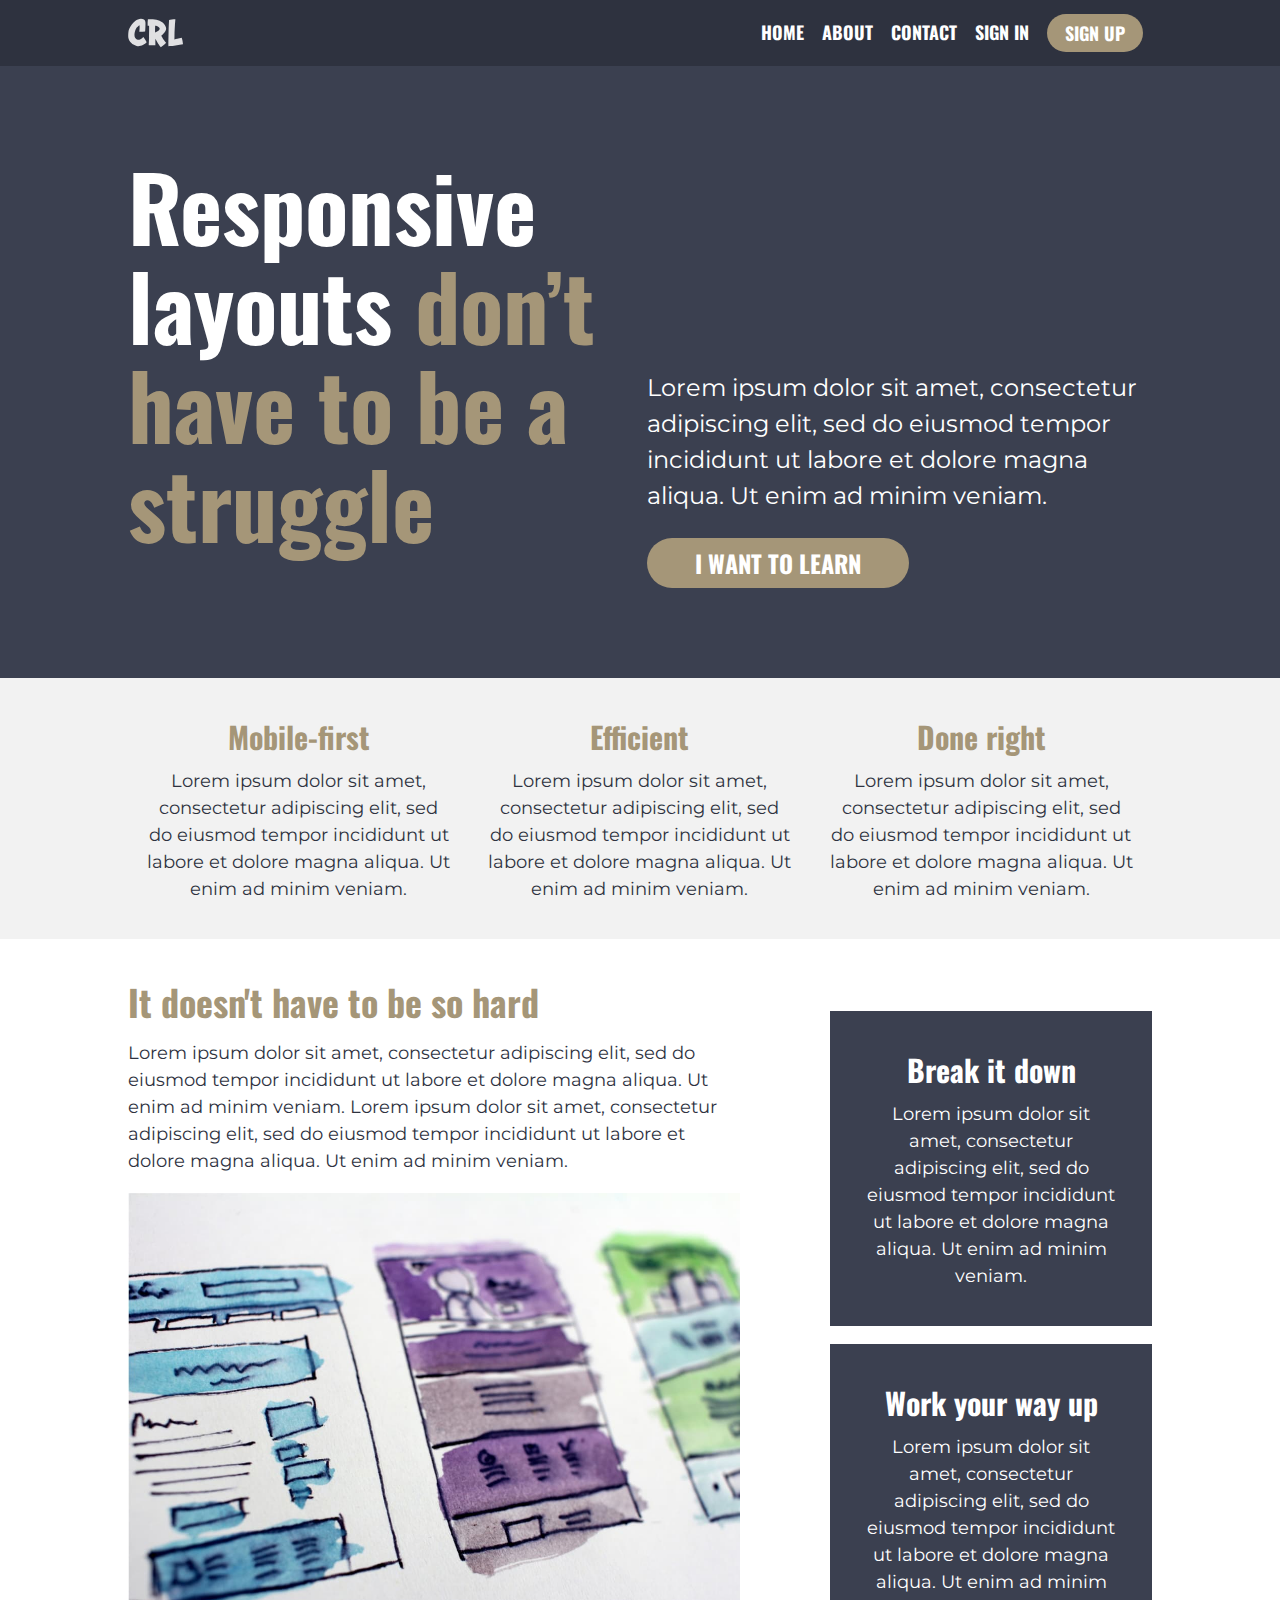
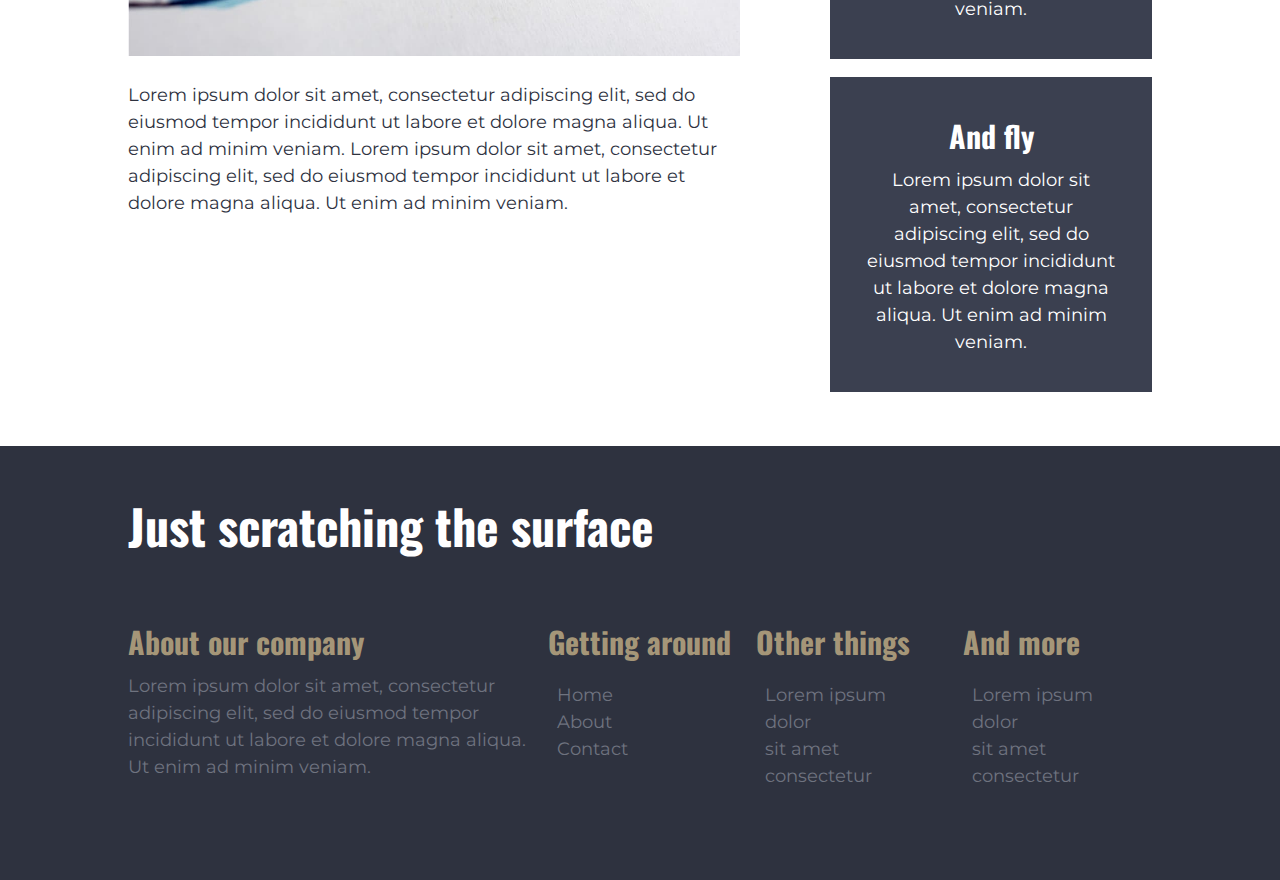
<file: index.html>
<!DOCTYPE html>
<html lang="en">
  <head>
    <meta charset="UTF-8" />
    <meta name="viewport" content="width=device-width, initial-scale=1.0" />
    <title>Conquering Responsive Layouts</title>
    <link rel="preconnect" href="https://fonts.googleapis.com" />
    <link rel="preconnect" href="https://fonts.gstatic.com" crossorigin />
    <link
      href="https://fonts.googleapis.com/css2?family=Montserrat&family=Oswald:wght@700&display=swap"
      rel="stylesheet"
    />
    <link rel="stylesheet" href="style.css" />
    <script src="main.js" defer></script>
  </head>
  <body>
    <header>
      <div class="container row">
        <button class="nav-toggle" aria-label="open navigation">
          <span class="hamburger"></span>
        </button>
        <a class="logo" href="#">
          <img src="img/logo.svg" alt="conquering responsive layouts" />
        </a>
        <nav class="nav">
          <ul class="nav__list nav__list--primary">
            <li class="nav__item"><a href="#" class="nav__link">Home</a></li>
            <li class="nav__item"><a href="#" class="nav__link">About</a></li>
            <li class="nav__item"><a href="#" class="nav__link">Contact</a></li>
          </ul>
          <ul class="nav__list nav__list--secondary">
            <li class="nav__item"><a href="#" class="nav__link">Sign In</a></li>
            <li class="nav__item">
              <a href="#" class="nav__link btn">Sign up</a>
            </li>
          </ul>
        </nav>
      </div>
    </header>

    <section class="hero">
      <div class="container row">
        <div class="hero__title">
          <h1>
            Responsive layouts
            <span class="hero__title--emphasis"
              >don’t have to be a struggle</span
            >
          </h1>
        </div>
        <div class="hero__content">
          <p>
            Lorem ipsum dolor sit amet, consectetur adipiscing elit, sed do
            eiusmod tempor incididunt ut labore et dolore magna aliqua. Ut enim
            ad minim veniam.
          </p>
          <a href="#" class="btn">I want to learn</a>
        </div>
      </div>
    </section>

    <main>
      <section class="intro-section">
        <div class="container row">
          <div class="intro-card">
            <h2 class="intro-card__title">Mobile-first</h2>
            <p class="intro-card__content">
              Lorem ipsum dolor sit amet, consectetur adipiscing elit, sed do
              eiusmod tempor incididunt ut labore et dolore magna aliqua. Ut
              enim ad minim veniam.
            </p>
          </div>

          <div class="intro-card">
            <h2 class="intro-card__title">Efficient</h2>
            <p class="intro-card__content">
              Lorem ipsum dolor sit amet, consectetur adipiscing elit, sed do
              eiusmod tempor incididunt ut labore et dolore magna aliqua. Ut
              enim ad minim veniam.
            </p>
          </div>

          <div class="intro-card">
            <h2 class="intro-card__title">Done right</h2>
            <p class="intro-card__content">
              Lorem ipsum dolor sit amet, consectetur adipiscing elit, sed do
              eiusmod tempor incididunt ut labore et dolore magna aliqua. Ut
              enim ad minim veniam.
            </p>
          </div>
        </div>
      </section>

      <section class="main-section">
        <div class="container row">
          <div class="main-section-content">
            <h2 class="main-section-content__title">
              It doesn't have to be so hard
            </h2>
            <p>
              Lorem ipsum dolor sit amet, consectetur adipiscing elit, sed do
              eiusmod tempor incididunt ut labore et dolore magna aliqua. Ut
              enim ad minim veniam. Lorem ipsum dolor sit amet, consectetur
              adipiscing elit, sed do eiusmod tempor incididunt ut labore et
              dolore magna aliqua. Ut enim ad minim veniam.
            </p>
            <img src="img/the-image.jpg" alt="" />
            <p>
              Lorem ipsum dolor sit amet, consectetur adipiscing elit, sed do
              eiusmod tempor incididunt ut labore et dolore magna aliqua. Ut
              enim ad minim veniam. Lorem ipsum dolor sit amet, consectetur
              adipiscing elit, sed do eiusmod tempor incididunt ut labore et
              dolore magna aliqua. Ut enim ad minim veniam.
            </p>
          </div>

          <aside class="sidebar">
            <div class="sidebar-card">
              <h2 class="sidebar-card__title">Break it down</h2>
              <p>
                Lorem ipsum dolor sit amet, consectetur adipiscing elit, sed do
                eiusmod tempor incididunt ut labore et dolore magna aliqua. Ut
                enim ad minim veniam.
              </p>
            </div>

            <div class="sidebar-card">
              <h2 class="sidebar-card__title">Work your way up</h2>
              <p>
                Lorem ipsum dolor sit amet, consectetur adipiscing elit, sed do
                eiusmod tempor incididunt ut labore et dolore magna aliqua. Ut
                enim ad minim veniam.
              </p>
            </div>

            <div class="sidebar-card">
              <h2 class="sidebar-card__title">And fly</h2>
              <p>
                Lorem ipsum dolor sit amet, consectetur adipiscing elit, sed do
                eiusmod tempor incididunt ut labore et dolore magna aliqua. Ut
                enim ad minim veniam.
              </p>
            </div>
          </aside>
        </div>
      </section>
    </main>

    <footer>
      <h1 class="container footer-title">Just scratching the surface</h1>
      <div class="container row">
        <div class="footer-about footer-card">
          <h2 class="footer-card__title">About our company</h2>
          <p class="footer-card__content">
            Lorem ipsum dolor sit amet, consectetur adipiscing elit, sed do
            eiusmod tempor incididunt ut labore et dolore magna aliqua. Ut enim
            ad minim veniam.
          </p>
        </div>
        <div class="footer-links row">
          <div class="footer-card">
            <h2 class="footer-card__title">Getting around</h2>
            <ul class="footer-card__list">
              <li class="nav__item">
                <a href="#" class="footer__link">Home</a>
              </li>
              <li class="nav__item">
                <a href="#" class="footer__link">About</a>
              </li>
              <li class="nav__item">
                <a href="#" class="footer__link">Contact</a>
              </li>
            </ul>
          </div>
          <div class="footer-card">
            <h2 class="footer-card__title">Other things</h2>
            <ul class="footer-card__list">
              <li class="nav__item">
                <a href="#" class="footer__link">Lorem ipsum</a>
              </li>
              <li class="nav__item">
                <a href="#" class="footer__link">dolor</a>
              </li>
              <li class="nav__item">
                <a href="#" class="footer__link">sit amet</a>
              </li>
              <li class="nav__item">
                <a href="#" class="footer__link">consectetur</a>
              </li>
            </ul>
          </div>
          <div class="footer-card">
            <h2 class="footer-card__title">And more</h2>
            <ul class="footer-card__list">
              <li class="nav__item">
                <a href="#" class="footer__link">Lorem ipsum</a>
              </li>
              <li class="nav__item">
                <a href="#" class="footer__link">dolor</a>
              </li>
              <li class="nav__item">
                <a href="#" class="footer__link">sit amet</a>
              </li>
              <li class="nav__item">
                <a href="#" class="footer__link">consectetur</a>
              </li>
            </ul>
          </div>
        </div>
      </div>
    </footer>
  </body>
</html>
</file>
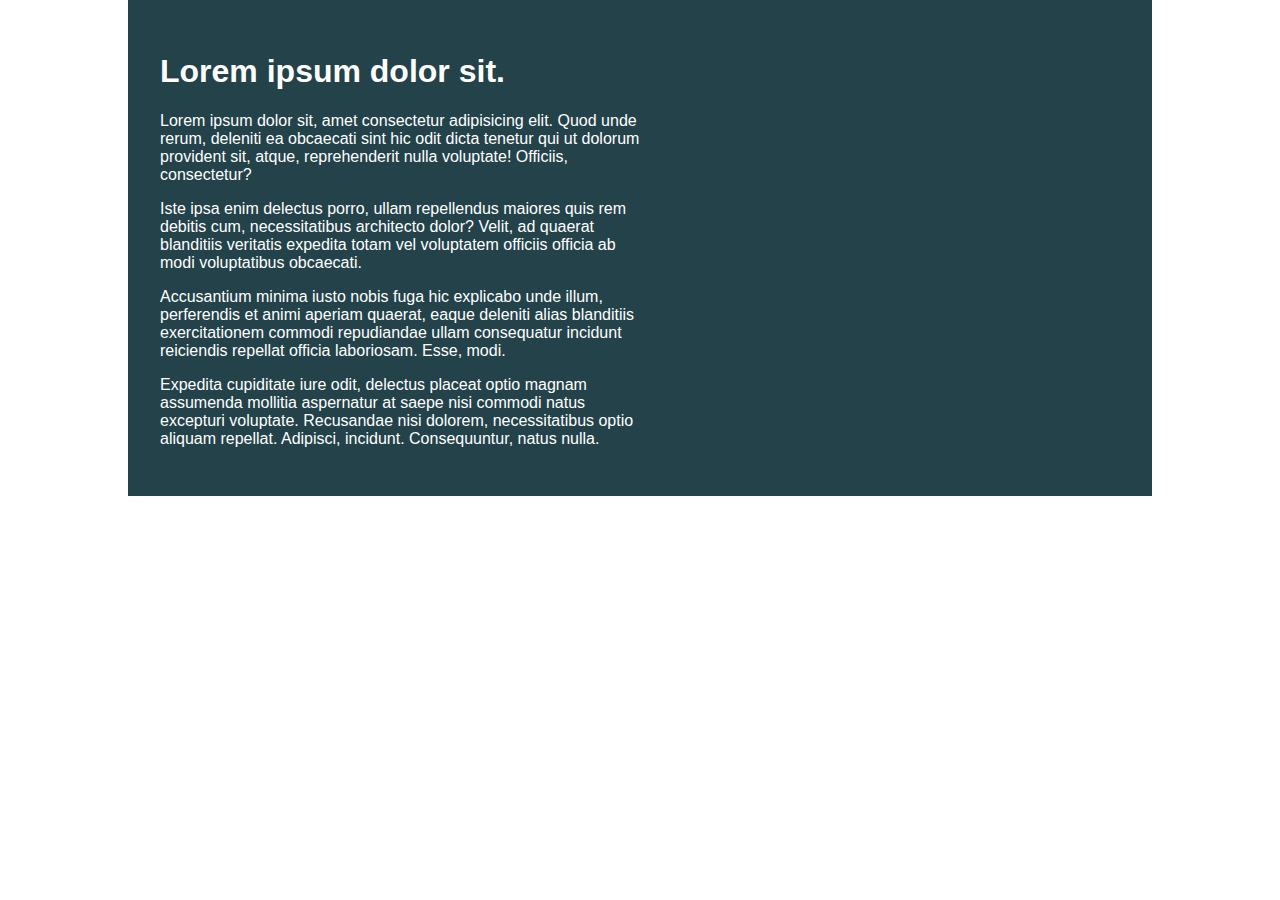
<file: challenge01/index.html>
<!DOCTYPE html>
<html lang="en">

<head>
    <meta charset="UTF-8">
    <meta name="viewport" content="width=device-width, initial-scale=1.0">
    <title>Day 01</title>

    <link rel="stylesheet" href="style.css">
</head>

<body>
    <div class="container">
        <div class="intro-content">
            <h1>Lorem ipsum dolor sit.</h1>
            <p>Lorem ipsum dolor sit, amet consectetur adipisicing elit. Quod unde rerum, deleniti ea obcaecati sint hic
                odit dicta tenetur qui ut dolorum provident sit, atque, reprehenderit nulla voluptate! Officiis,
                consectetur?</p>
            <p>Iste ipsa enim delectus porro, ullam repellendus maiores quis rem debitis cum, necessitatibus architecto
                dolor? Velit, ad quaerat blanditiis veritatis expedita totam vel voluptatem officiis officia ab modi
                voluptatibus obcaecati.</p>
            <p>Accusantium minima iusto nobis fuga hic explicabo unde illum, perferendis et animi aperiam quaerat, eaque
                deleniti alias blanditiis exercitationem commodi repudiandae ullam consequatur incidunt reiciendis
                repellat officia laboriosam. Esse, modi.</p>
            <p>Expedita cupiditate iure odit, delectus placeat optio magnam assumenda mollitia aspernatur at saepe nisi
                commodi natus excepturi voluptate. Recusandae nisi dolorem, necessitatibus optio aliquam repellat.
                Adipisci, incidunt. Consequuntur, natus nulla.</p>
        </div>
    </div>
</body>

</html>
</file>
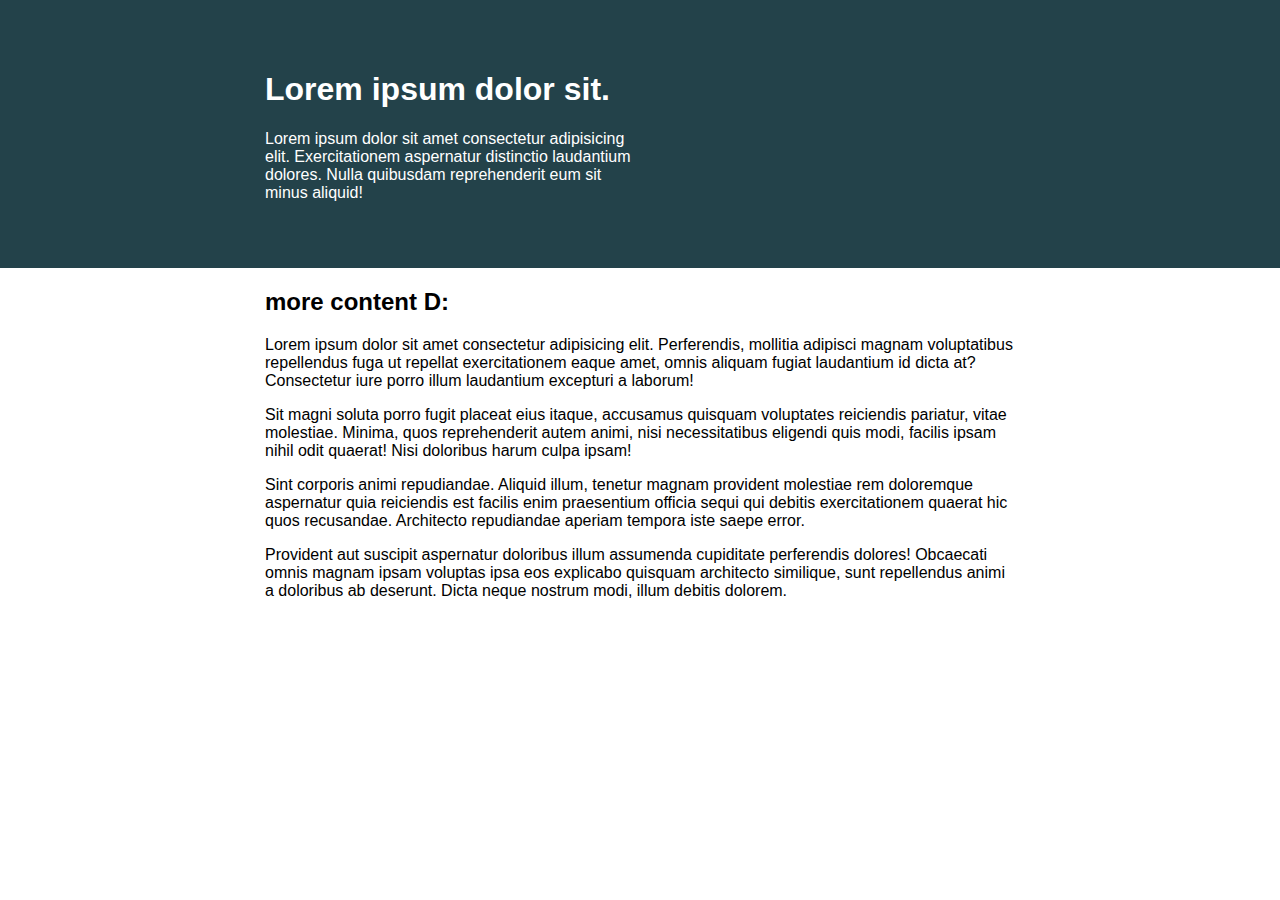
<file: challenge02/index.html>
<!DOCTYPE html>
<html lang="en">
  <head>
    <meta charset="UTF-8" />
    <meta name="viewport" content="width=device-width, initial-scale=1.0" />
    <title>Day 01</title>

    <link rel="stylesheet" href="style.css" />
  </head>
  <body>
    <div class="intro">
      <div class="container">
        <div class="intro-content">
          <h1>Lorem ipsum dolor sit.</h1>
          <p>
            Lorem ipsum dolor sit amet consectetur adipisicing elit.
            Exercitationem aspernatur distinctio laudantium dolores. Nulla
            quibusdam reprehenderit eum sit minus aliquid!
          </p>
        </div>
      </div>
    </div>

    <div class="container">
      <h2>more content D:</h2>
      <p>
        Lorem ipsum dolor sit amet consectetur adipisicing elit. Perferendis,
        mollitia adipisci magnam voluptatibus repellendus fuga ut repellat
        exercitationem eaque amet, omnis aliquam fugiat laudantium id dicta at?
        Consectetur iure porro illum laudantium excepturi a laborum!
      </p>
      <p>
        Sit magni soluta porro fugit placeat eius itaque, accusamus quisquam
        voluptates reiciendis pariatur, vitae molestiae. Minima, quos
        reprehenderit autem animi, nisi necessitatibus eligendi quis modi,
        facilis ipsam nihil odit quaerat! Nisi doloribus harum culpa ipsam!
      </p>
      <p>
        Sint corporis animi repudiandae. Aliquid illum, tenetur magnam provident
        molestiae rem doloremque aspernatur quia reiciendis est facilis enim
        praesentium officia sequi qui debitis exercitationem quaerat hic quos
        recusandae. Architecto repudiandae aperiam tempora iste saepe error.
      </p>
      <p>
        Provident aut suscipit aspernatur doloribus illum assumenda cupiditate
        perferendis dolores! Obcaecati omnis magnam ipsam voluptas ipsa eos
        explicabo quisquam architecto similique, sunt repellendus animi a
        doloribus ab deserunt. Dicta neque nostrum modi, illum debitis dolorem.
      </p>
    </div>
  </body>
</html>
</file>
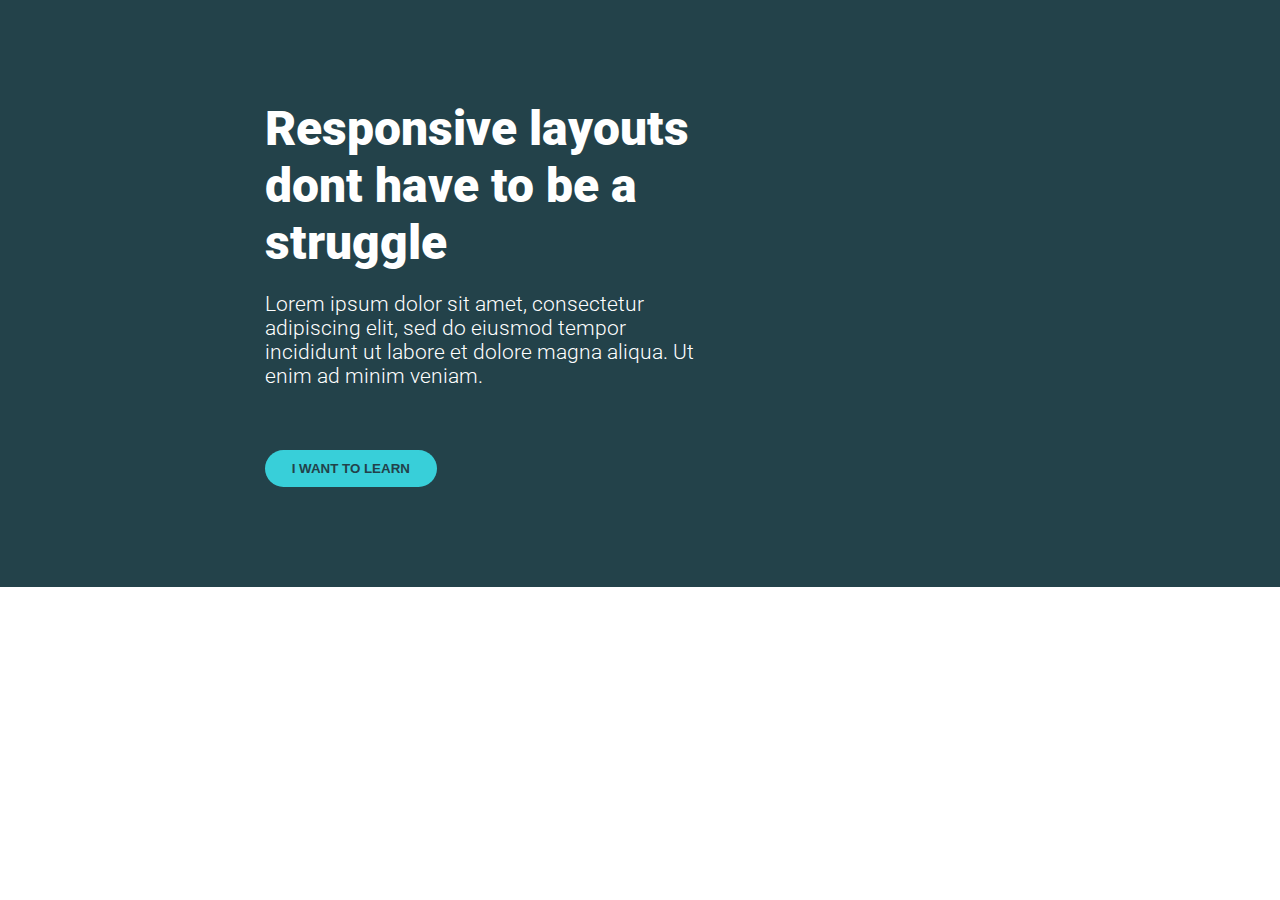
<file: challenge03/index.html>
<!DOCTYPE html>
<html lang="en">
  <head>
    <meta charset="UTF-8" />
    <meta name="viewport" content="width=device-width, initial-scale=1.0" />
    <title>KP Challenge 03</title>
    <link rel="stylesheet" href="style.css" />
  </head>
  <body>
    <div class="hero">
      <div class="container">
        <div class="hero-text">
          <h1>Responsive layouts dont have to be a struggle</h1>
          <p>
            Lorem ipsum dolor sit amet, consectetur adipiscing elit, sed do
            eiusmod tempor incididunt ut labore et dolore magna aliqua. Ut enim ad
            minim veniam.
          </p>
          <button class="btn">I want to learn</button>
        </div>
      </div>
    </div>
  </body>
</html>
</file>
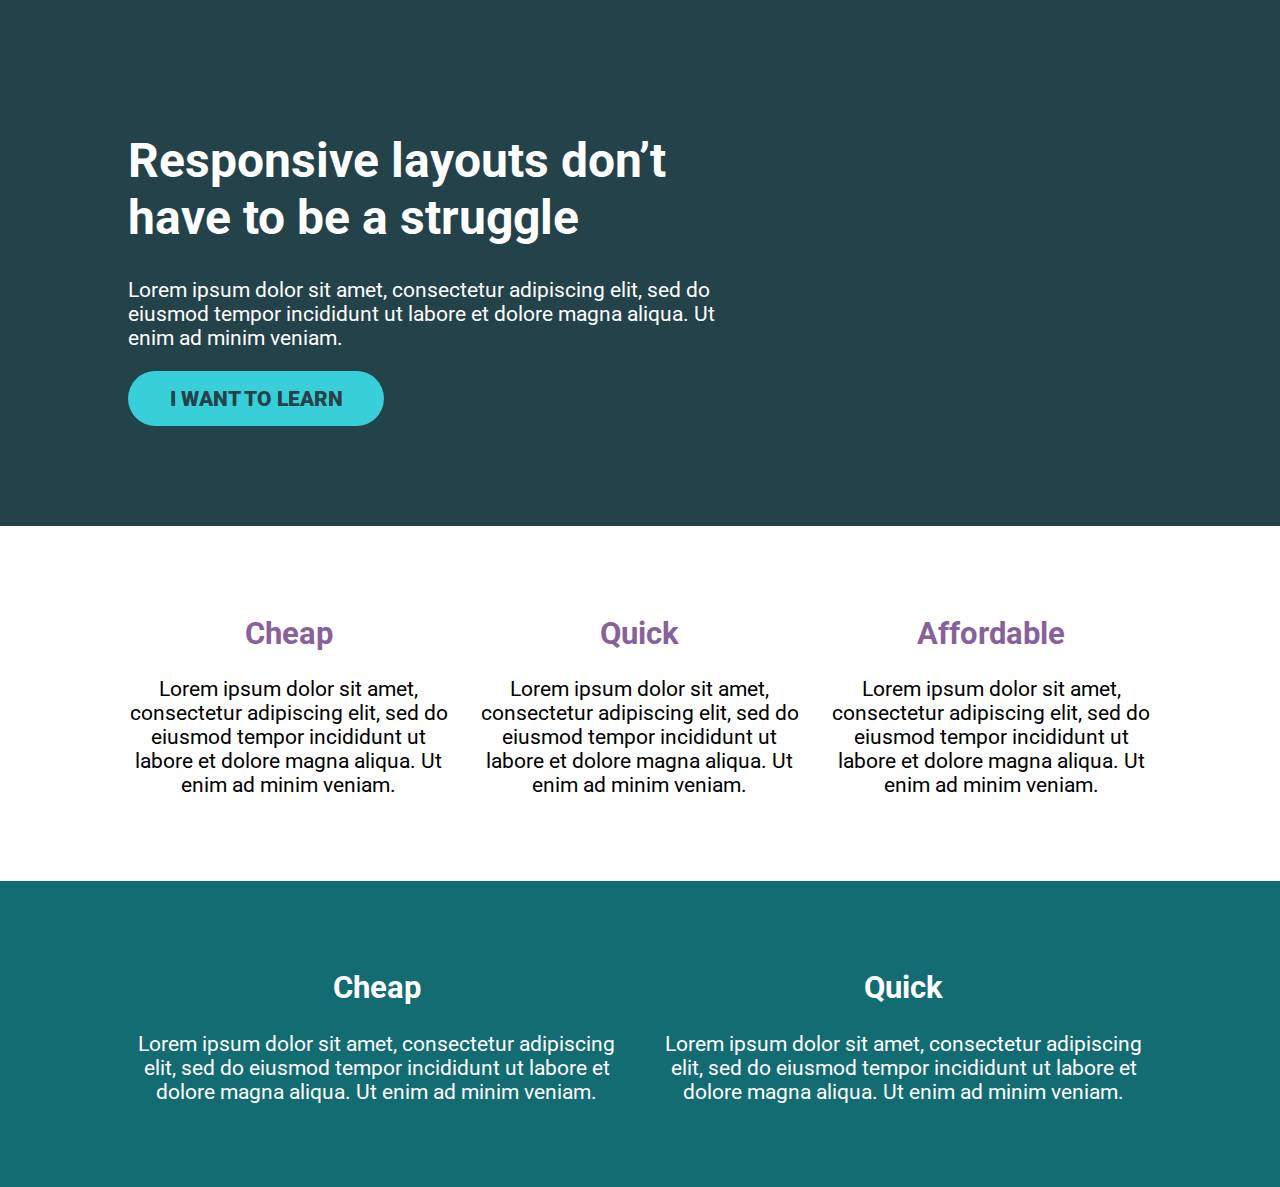
<file: flexbox_challenge_01/index.html>
<!DOCTYPE html>
<html lang="en">
  <head>
    <meta charset="UTF-8" />
    <meta name="viewport" content="width=device-width, initial-scale=1.0" />
    <title>Challenge time!</title>
    <link
      href="https://fonts.googleapis.com/css2?family=Roboto:wght@400;900&display=swap"
      rel="stylesheet"
    />
    <link rel="stylesheet" href="style.css" />
  </head>
  <body>
    <div class="hero">
      <div class="container">
        <div class="hero__text">
          <h1>Responsive layouts don’t have to be a struggle</h1>
          <p>
            Lorem ipsum dolor sit amet, consectetur adipiscing elit, sed do
            eiusmod tempor incididunt ut labore et dolore magna aliqua. Ut enim
            ad minim veniam.
          </p>
          <a href="#" class="btn">I want to learn</a>
        </div>
      </div>
    </div>
    <div class="mid">
      <div class="container row">
        <div class="col">
          <h2 class="mid__title">Cheap</h2>
          <p>
            Lorem ipsum dolor sit amet, consectetur adipiscing elit, sed do
            eiusmod tempor incididunt ut labore et dolore magna aliqua. Ut enim
            ad minim veniam.
          </p>
        </div>
        <div class="col">
          <h2 class="mid__title">Quick</h2>
          <p>
            Lorem ipsum dolor sit amet, consectetur adipiscing elit, sed do
            eiusmod tempor incididunt ut labore et dolore magna aliqua. Ut enim
            ad minim veniam.
          </p>
        </div>
        <div class="col">
          <h2 class="mid__title">Affordable</h2>
          <p>
            Lorem ipsum dolor sit amet, consectetur adipiscing elit, sed do
            eiusmod tempor incididunt ut labore et dolore magna aliqua. Ut enim
            ad minim veniam.
          </p>
        </div>
      </div>
    </div>

    <div class="bottom">
      <div class="container row">
        <div class="col">
          <h2>Cheap</h2>
          <p>
            Lorem ipsum dolor sit amet, consectetur adipiscing elit, sed do
            eiusmod tempor incididunt ut labore et dolore magna aliqua. Ut enim
            ad minim veniam.
          </p>
        </div>
        <div class="col">
          <h2>Quick</h2>
          <p>
            Lorem ipsum dolor sit amet, consectetur adipiscing elit, sed do
            eiusmod tempor incididunt ut labore et dolore magna aliqua. Ut enim
            ad minim veniam.
          </p>
        </div>
      </div>
    </div>
  </body>
</html>
</file>
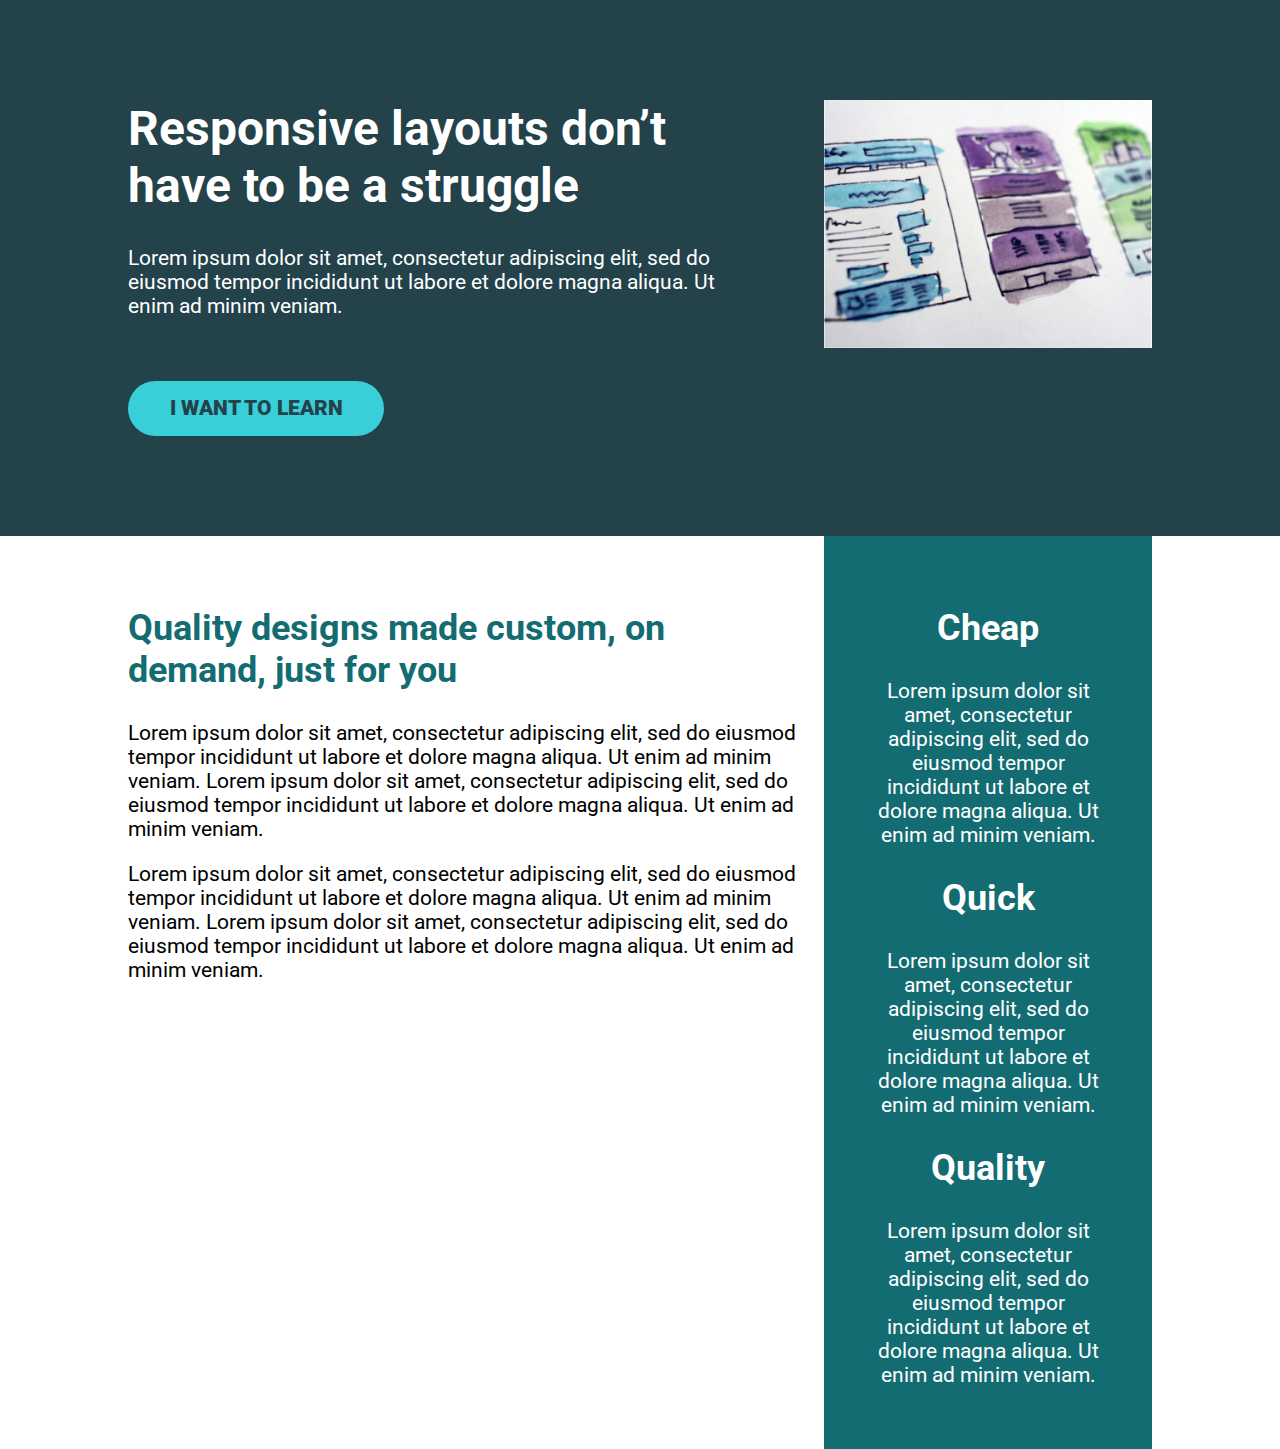
<file: flexbox_challenge_02/index.html>
<!DOCTYPE html>
<html lang="en">
  <head>
    <meta charset="UTF-8" />
    <meta name="viewport" content="width=device-width, initial-scale=1.0" />
    <title>Conquering Responsive Layouts</title>
    <link
      href="https://fonts.googleapis.com/css2?family=Roboto:wght@400;900&display=swap"
      rel="stylesheet"
    />
    <link rel="stylesheet" href="style.css" />
  </head>
  <body>
    <div class="hero">
      <div class="container row">
        <div class="hero__text">
          <h1>Responsive layouts don’t have to be a struggle</h1>
          <p>
            Lorem ipsum dolor sit amet, consectetur adipiscing elit, sed do
            eiusmod tempor incididunt ut labore et dolore magna aliqua. Ut enim
            ad minim veniam.
          </p>
          <a href="#" class="btn">I want to learn</a>
        </div>
        <img class="hero__img" src="img/hero-img.jpg" alt="website designs" />
      </div>
    </div>

    <main class="main">
      <div class="container row">
        <section class="primary-content">
          <h2 class="section-title">
            Quality designs made custom, on demand, just for you
          </h2>
          <p>
            Lorem ipsum dolor sit amet, consectetur adipiscing elit, sed do
            eiusmod tempor incididunt ut labore et dolore magna aliqua. Ut enim
            ad minim veniam. Lorem ipsum dolor sit amet, consectetur adipiscing
            elit, sed do eiusmod tempor incididunt ut labore et dolore magna
            aliqua. Ut enim ad minim veniam.
          </p>
          <p>
            Lorem ipsum dolor sit amet, consectetur adipiscing elit, sed do
            eiusmod tempor incididunt ut labore et dolore magna aliqua. Ut enim
            ad minim veniam. Lorem ipsum dolor sit amet, consectetur adipiscing
            elit, sed do eiusmod tempor incididunt ut labore et dolore magna
            aliqua. Ut enim ad minim veniam.
          </p>
        </section>
        <aside class="sidebar">
          <h2 class="sidebar-title">Cheap</h2>
          <p>
            Lorem ipsum dolor sit amet, consectetur adipiscing elit, sed do
            eiusmod tempor incididunt ut labore et dolore magna aliqua. Ut enim
            ad minim veniam.
          </p>
          <h2 class="sidebar-title">Quick</h2>
          <p>
            Lorem ipsum dolor sit amet, consectetur adipiscing elit, sed do
            eiusmod tempor incididunt ut labore et dolore magna aliqua. Ut enim
            ad minim veniam.
          </p>
          <h2 class="sidebar-title">Quality</h2>
          <p>
            Lorem ipsum dolor sit amet, consectetur adipiscing elit, sed do
            eiusmod tempor incididunt ut labore et dolore magna aliqua. Ut enim
            ad minim veniam.
          </p>
        </aside>
      </div>
    </main>
  </body>
</html>
</file>
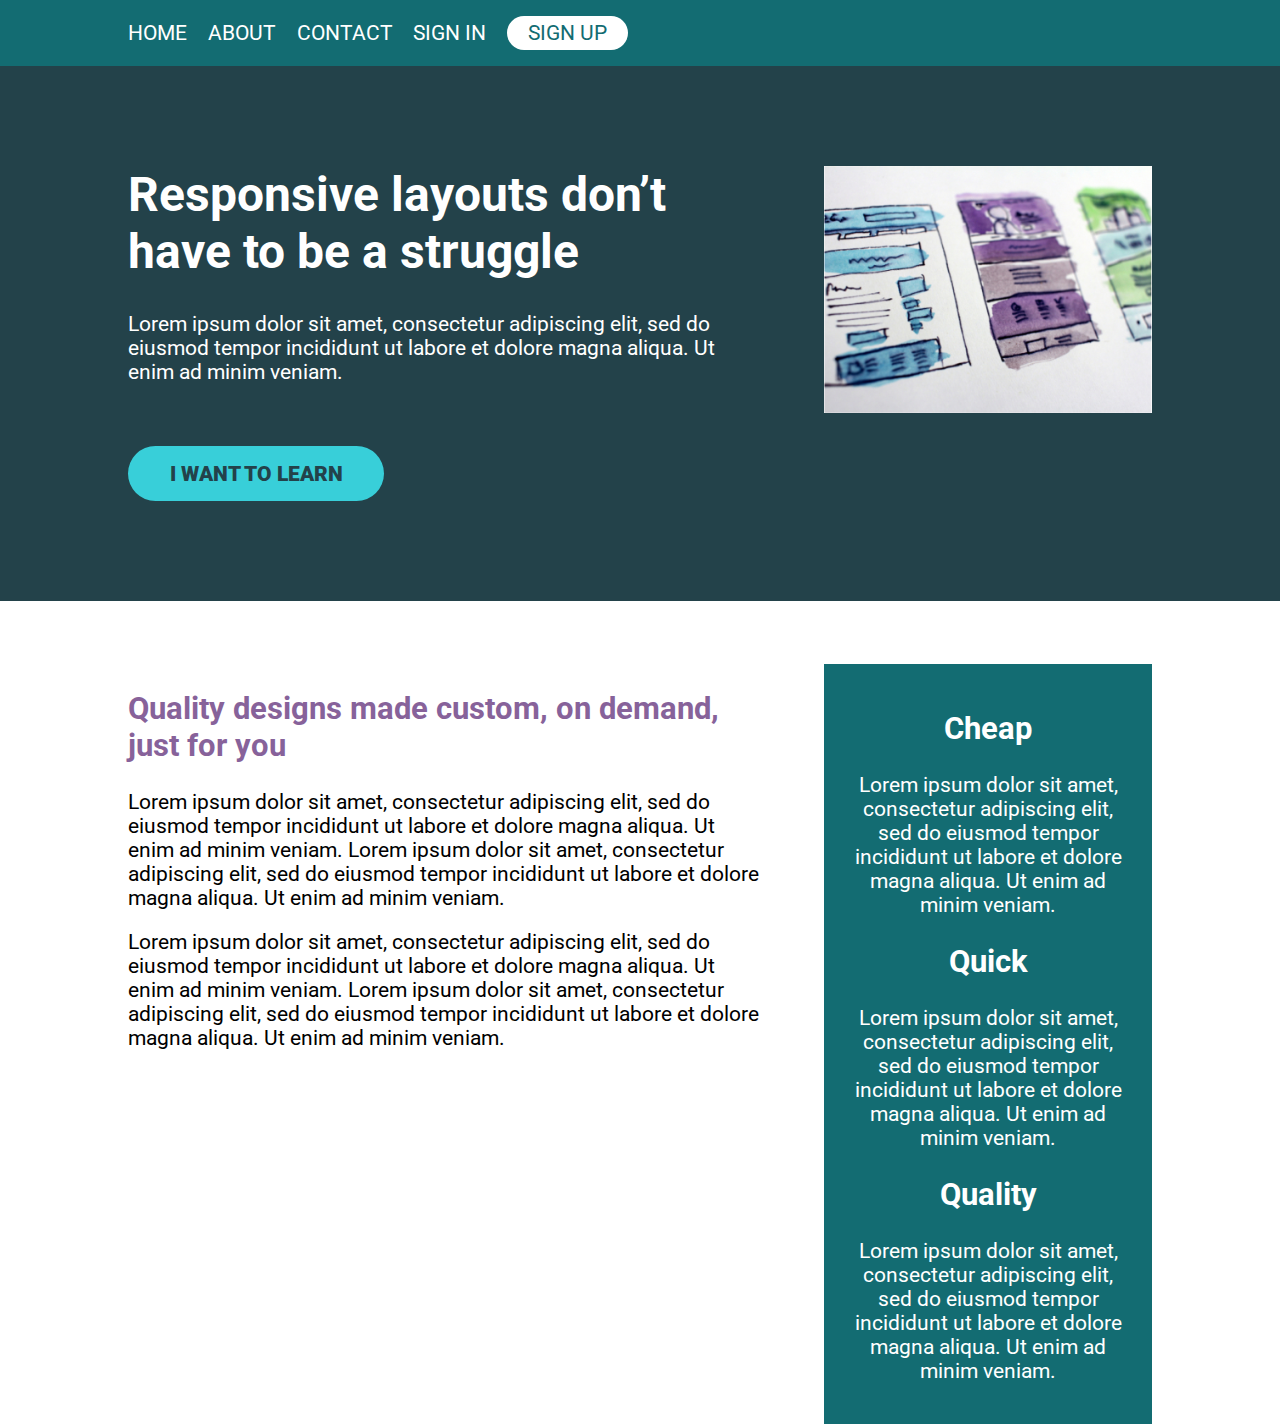
<file: flexbox_challenge_03/index.html>
<!DOCTYPE html>
<html lang="en">
  <head>
    <meta charset="UTF-8" />
    <meta name="viewport" content="width=device-width, initial-scale=1.0" />
    <title>Conquering Responsive Layouts</title>
    <link
      href="https://fonts.googleapis.com/css2?family=Roboto:wght@400;900&display=swap"
      rel="stylesheet"
    />
    <link rel="stylesheet" href="style.css" />
  </head>
  <body>
    <header>
      <nav class="nav container">
        <ul class="nav__list">
          <li class="nav__item"><a href="#" class="nav__link">Home</a></li>
          <li class="nav__item"><a href="#" class="nav__link">About</a></li>
          <li class="nav__item"><a href="#" class="nav__link">Contact</a></li>
          <li class="nav__item"><a href="#" class="nav__link">Sign In</a></li>
          <li class="nav__item">
            <a href="#" class="nav__link nav__link--button">Sign up</a>
          </li>
        </ul>
      </nav>
    </header>

    <section class="hero">
      <div class="container row">
        <div class="hero__text">
          <h1>Responsive layouts don’t have to be a struggle</h1>
          <p>
            Lorem ipsum dolor sit amet, consectetur adipiscing elit, sed do
            eiusmod tempor incididunt ut labore et dolore magna aliqua. Ut enim
            ad minim veniam.
          </p>
          <a href="#" class="btn">I want to learn</a>
        </div>
        <img
          src="img/hero-img.jpg"
          alt="UX design sketches"
          class="hero__img"
        />
      </div>
    </section>

    <main class="main container row">
      <section class="primary-content">
        <h2 class="section-title">
          Quality designs made custom, on demand, just for you
        </h2>
        <p>
          Lorem ipsum dolor sit amet, consectetur adipiscing elit, sed do
          eiusmod tempor incididunt ut labore et dolore magna aliqua. Ut enim ad
          minim veniam. Lorem ipsum dolor sit amet, consectetur adipiscing elit,
          sed do eiusmod tempor incididunt ut labore et dolore magna aliqua. Ut
          enim ad minim veniam.
        </p>
        <p>
          Lorem ipsum dolor sit amet, consectetur adipiscing elit, sed do
          eiusmod tempor incididunt ut labore et dolore magna aliqua. Ut enim ad
          minim veniam. Lorem ipsum dolor sit amet, consectetur adipiscing elit,
          sed do eiusmod tempor incididunt ut labore et dolore magna aliqua. Ut
          enim ad minim veniam.
        </p>
      </section>
      <aside class="sidebar">
        <h2 class="sidebar-title">Cheap</h2>
        <p>
          Lorem ipsum dolor sit amet, consectetur adipiscing elit, sed do
          eiusmod tempor incididunt ut labore et dolore magna aliqua. Ut enim ad
          minim veniam.
        </p>

        <h2 class="sidebar-title">Quick</h2>
        <p>
          Lorem ipsum dolor sit amet, consectetur adipiscing elit, sed do
          eiusmod tempor incididunt ut labore et dolore magna aliqua. Ut enim ad
          minim veniam.
        </p>

        <h2 class="sidebar-title">Quality</h2>
        <p>
          Lorem ipsum dolor sit amet, consectetur adipiscing elit, sed do
          eiusmod tempor incididunt ut labore et dolore magna aliqua. Ut enim ad
          minim veniam.
        </p>
      </aside>
    </main>
  </body>
</html>
</file>
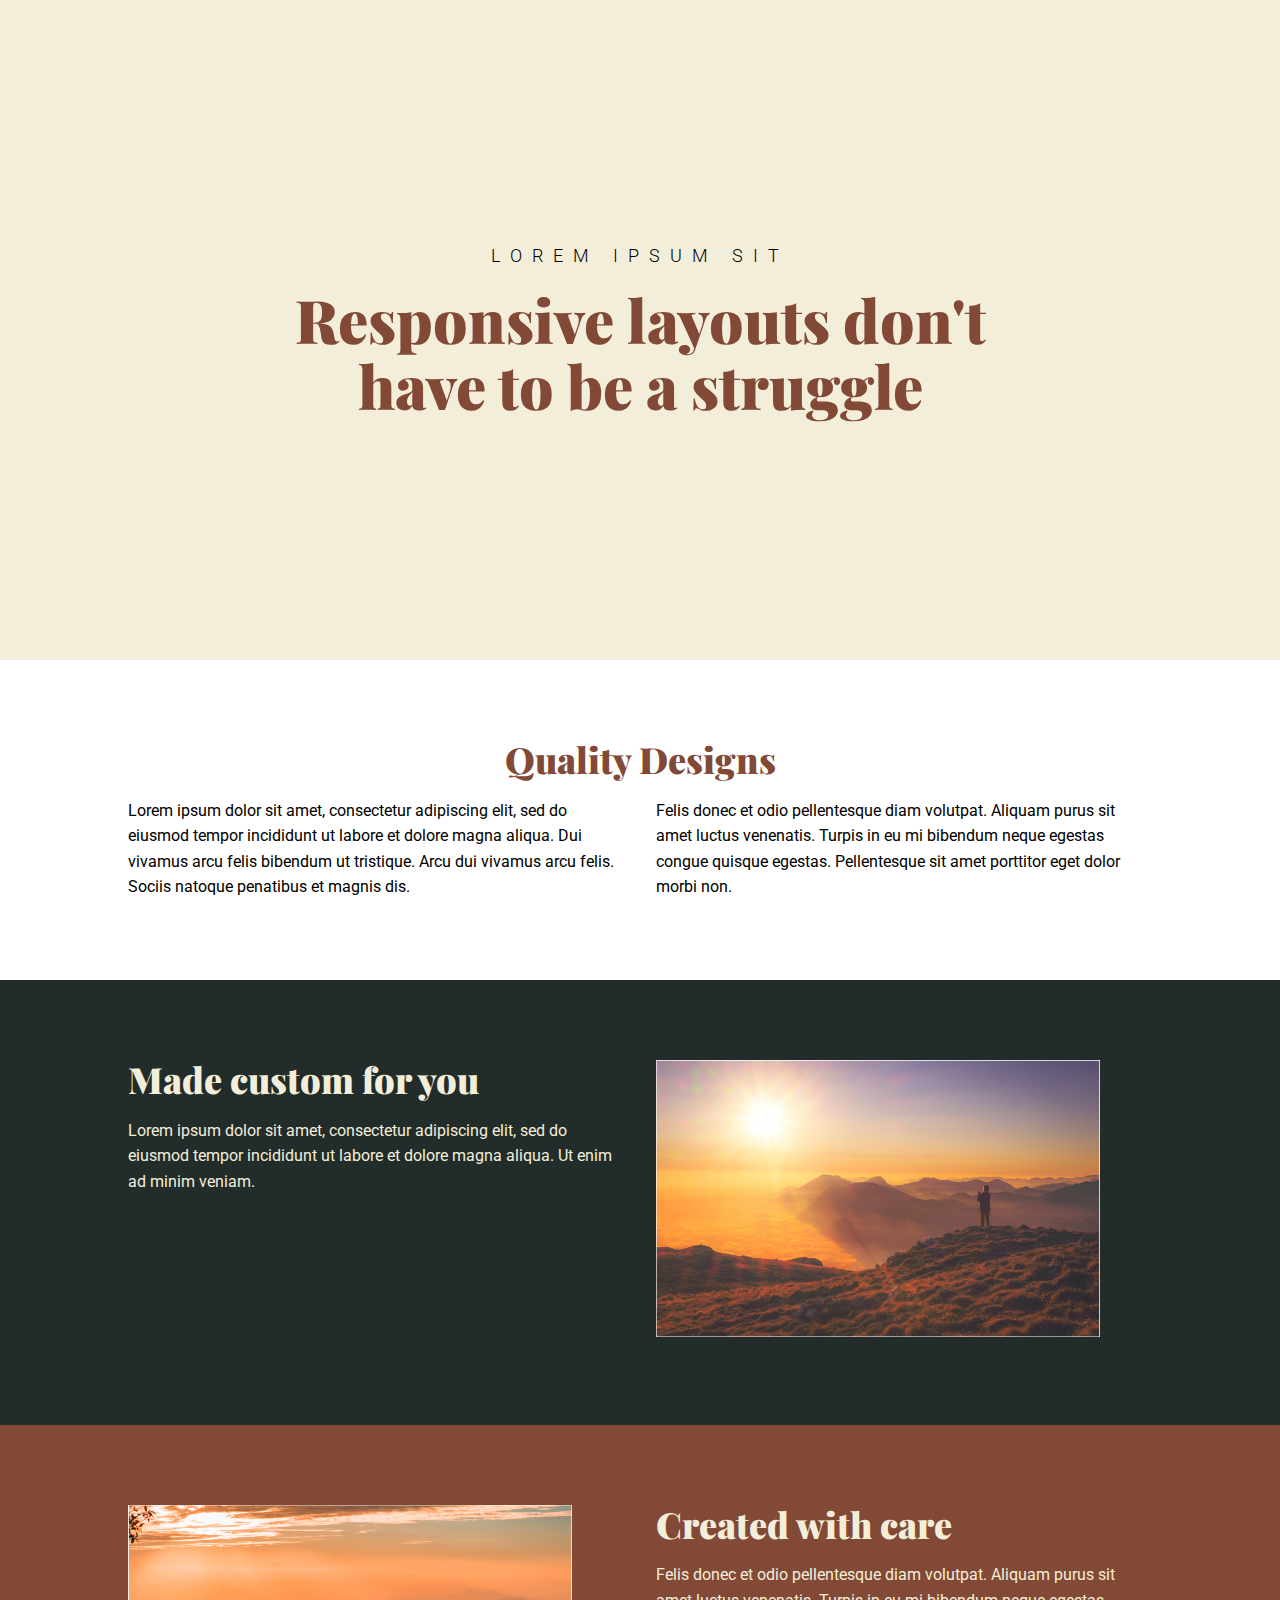
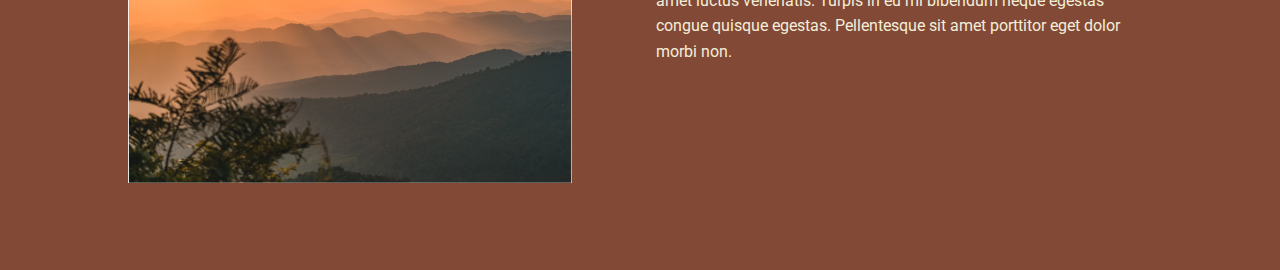
<file: flexbox_challenge_04/index.html>
<!DOCTYPE html>
<html lang="en">
  <head>
    <meta charset="UTF-8" />
    <meta name="viewport" content="width=device-width, initial-scale=1.0" />
    <link rel="stylesheet" href="style.css" />
    <link rel="preconnect" href="https://fonts.googleapis.com" />
    <link rel="preconnect" href="https://fonts.gstatic.com" crossorigin />
    <link
      href="https://fonts.googleapis.com/css2?family=Playfair+Display:ital,wght@0,400..900;1,400..900&family=Roboto:ital,wght@0,100;0,300;0,400;0,500;0,700;0,900;1,100;1,300;1,400;1,500;1,700;1,900&display=swap"
      rel="stylesheet"
    />
    <title>Flexbox Challenge 04</title>
  </head>
  <body>
    <section class="hero">
      <div class="container hero__content">
        <div class="hero__supertext">Lorem ipsum sit</div>
        <h1 class="hero__title">
          Responsive layouts don't<br />have to be a struggle
        </h1>
      </div>
    </section>

    <main class="main">
      <section class="first-section">
        <div class="container">
          <h2 class="section-title section-title--dark">Quality Designs</h2>
          <div class="first-section__content">
            <p class="first-section__text">
              Lorem ipsum dolor sit amet, consectetur adipiscing elit, sed do
              eiusmod tempor incididunt ut labore et dolore magna aliqua. Dui
              vivamus arcu felis bibendum ut tristique. Arcu dui vivamus arcu
              felis. Sociis natoque penatibus et magnis dis.
            </p>
            <p class="first-section__text">
              Felis donec et odio pellentesque diam volutpat. Aliquam purus sit
              amet luctus venenatis. Turpis in eu mi bibendum neque egestas
              congue quisque egestas. Pellentesque sit amet porttitor eget dolor
              morbi non.
            </p>
          </div>
        </div>
      </section>
      <section class="second-section">
        <div class="container row">
          <div class="second-section__content">
            <h2 class="section-title">Made custom for you</h2>
            <p class="second-section__text">
              Lorem ipsum dolor sit amet, consectetur adipiscing elit, sed do
              eiusmod tempor incididunt ut labore et dolore magna aliqua. Ut
              enim ad minim veniam.
            </p>
          </div>
          <div class="second-section__image">
            <img src="image-01.jpg" alt="" />
          </div>
        </div>
      </section>
      <section class="third-section">
        <div class="container row">
          <div class="third-section__image">
            <img src="image-02.jpg" alt="" />
          </div>
          <div class="third-section__content">
            <h2 class="section-title">Created with care</h2>
            <p class="second-section__text">
              Felis donec et odio pellentesque diam volutpat. Aliquam purus sit
              amet luctus venenatis. Turpis in eu mi bibendum neque egestas
              congue quisque egestas. Pellentesque sit amet porttitor eget dolor
              morbi non.
            </p>
          </div>
        </div>
      </section>
    </main>
  </body>
</html>
</file>
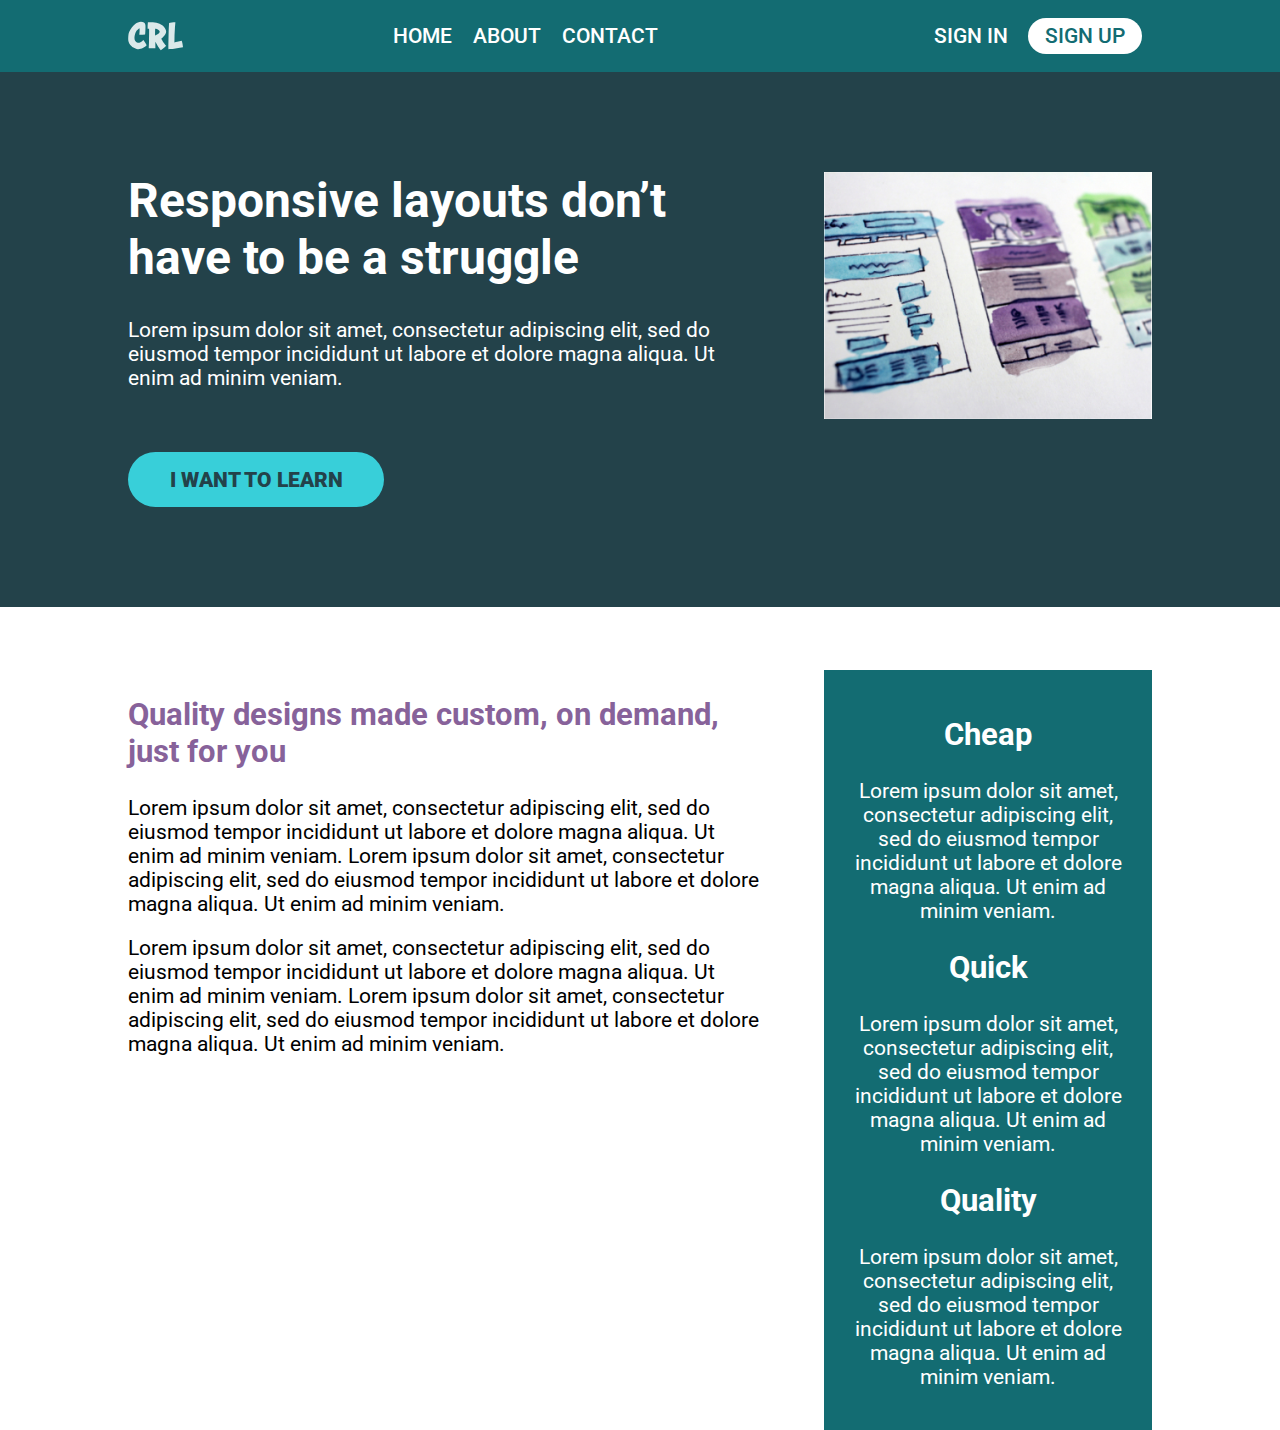
<file: nav-challenge/index.html>
<!DOCTYPE html>
<html lang="en">
<head>
    <meta charset="UTF-8">
    <meta name="viewport" content="width=device-width, initial-scale=1.0">
    <title>Conquering Responsive Layouts</title>
    <link href="https://fonts.googleapis.com/css2?family=Roboto:wght@400;900&display=swap" rel="stylesheet"> 
    <link rel="stylesheet" href="style.css">
</head>
<body>
    <header> 
        <div class="container row">
            <button class="nav-toggle" aria-label="open navigation">
                <span class="hamburger"></span>
            </button>
            <a class="logo" href="#">
                <img src="img/logo.svg" alt="conquering responsive layouts">
            </a>
            <nav class="nav">
                <ul class="nav__list nav__list--primary">
                    <li class="nav__item"><a href="#" class="nav__link">Home</a></li>
                    <li class="nav__item"><a href="#" class="nav__link">About</a></li>
                    <li class="nav__item"><a href="#" class="nav__link">Contact</a></li>
                </ul>
                <ul class="nav__list nav__list--secondary">
                    <li class="nav__item"><a href="#" class="nav__link">Sign In</a></li>
                    <li class="nav__item"><a href="#" class="nav__link nav__link--button">Sign up</a></li>
                </ul>
            </nav>
        </div>
    </header>
    
    <section class="hero">
        <div class="container row">
            <div class="hero__text">
                <h1>Responsive layouts don’t have to be a struggle</h1>
                <p>Lorem ipsum dolor sit amet, consectetur adipiscing elit, sed do eiusmod tempor incididunt ut labore et dolore magna aliqua. Ut enim ad minim veniam.</p>
                <a href="#" class="btn">I want to learn</a>
            </div>
            <img src="img/hero-img.jpg" alt="UX design sketches" class="hero__img">
        </div>
    </section> 

    <main class="main container row">
            <section class="primary-content">
                <h2 class="section-title">Quality designs made custom, on demand, just for you</h2>
                <p>Lorem ipsum dolor sit amet, consectetur adipiscing elit, sed do eiusmod tempor incididunt ut labore et dolore magna aliqua. Ut enim ad minim veniam. Lorem ipsum dolor sit amet, consectetur adipiscing elit, sed do eiusmod tempor incididunt ut labore et dolore magna aliqua. Ut enim ad minim veniam.</p>
                <p>Lorem ipsum dolor sit amet, consectetur adipiscing elit, sed do eiusmod tempor incididunt ut labore et dolore magna aliqua. Ut enim ad minim veniam. Lorem ipsum dolor sit amet, consectetur adipiscing elit, sed do eiusmod tempor incididunt ut labore et dolore magna aliqua. Ut enim ad minim veniam.</p>
            </section>
            <aside class="sidebar">
                <h2 class="sidebar-title">Cheap</h2>
                <p>Lorem ipsum dolor sit amet, consectetur adipiscing elit, sed do eiusmod tempor incididunt ut labore et dolore magna aliqua. Ut enim ad minim veniam.</p>

                <h2 class="sidebar-title">Quick</h2>
                <p>Lorem ipsum dolor sit amet, consectetur adipiscing elit, sed do eiusmod tempor incididunt ut labore et dolore magna aliqua. Ut enim ad minim veniam.</p>

                <h2 class="sidebar-title">Quality</h2>
                <p>Lorem ipsum dolor sit amet, consectetur adipiscing elit, sed do eiusmod tempor incididunt ut labore et dolore magna aliqua. Ut enim ad minim veniam.</p>
            </aside>
    </main>

    <script src="main.js"></script>

</body>
</html>
</file>
<file: style.css>
/*** BASICS ***/

*,
*::before,
*::after {
  box-sizing: border-box;
}

:root {
  --nav-color: #2e323f;
  --hero-color: #3b4050;
  --intro-color: #f2f2f2;
  --secondary-color: #a59678;
  --text-dark: var(--hero-color);
  --text-mid: #6f737f;
  --text-light: #fff;
}

body,
h1,
h2,
p {
  margin: 0;
}

img {
  max-width: 100%;
}

/*** REUSABLE ***/

.container {
  width: 90%;
  max-width: 1200px;
  margin: 0 auto;
  position: relative;
}

.col {
  flex: 1;
}

.btn {
  display: inline-block;
  text-decoration: none;
  text-transform: uppercase;
  color: var(--text-light);
  font-weight: 700;
  background-color: var(--secondary-color);
  padding: 0.3em 2em;
  border-radius: 10em;
}

.btn:hover,
.btn:focus {
  opacity: 0.75;
}

/*** MOBILE NAVIGATION ***/

header {
  text-align: center;
}

.nav-toggle {
  cursor: pointer;
  border: 0;
  width: 3em;
  height: 3em;
  padding: 0em;
  border-radius: 50%;
  background: var(--secondary-color);
  color: var(--text-light);
  transition: opacity 250ms ease;

  position: absolute;
  left: 0;
  top: -2px;
}

.nav-toggle:focus,
.nav-toggle:hover {
  opacity: 0.75;
}

.hamburger {
  width: 50%;
  position: relative;
}

.hamburger,
.hamburger::before,
.hamburger::after {
  display: block;
  margin: 0 auto;
  height: 3px;
  background: white;
}

.hamburger::before,
.hamburger::after {
  content: "";
  width: 100%;
}

.hamburger::before {
  transform: translateY(-6px);
}

.hamburger::after {
  transform: translateY(3px);
}

.nav {
  width: 100%;
  visibility: hidden;
  height: 0;
  position: absolute;
}

.nav--visible {
  visibility: visible;
  height: auto;
  position: relative;
}

/*** TYPOGRAPHY & COLORS ***/

body {
  font-family: "Montserrat", sans-serif;
  font-weight: 400;
  font-size: 1.125rem;
  line-height: 1.5;
}

h1,
h2,
.btn,
.nav__link {
  font-family: "Oswald", sans-serif;
  font-weight: 700;
}

h1 {
  font-size: 4rem;
}

h2 {
  font-size: 1.875rem;
}

.nav__link {
  text-decoration: none;
  text-transform: uppercase;
  color: var(--text-light);
}

.nav__link:hover,
.nav__link:focus,
.footer__link:hover,
.footer__link:focus {
  opacity: 0.75;
}

.hero {
  color: var(--text-light);
  background-color: var(--hero-color);
}

.hero__title {
  color: var(--text-light);
  line-height: 1.1;
}

.hero__title--emphasis {
  color: var(--secondary-color);
}

.hero__content {
  font-size: 1.25rem;
}

.intro-section {
  background-color: var(--intro-color);
}

.intro-card__title {
  color: var(--secondary-color);
}

.intro-card__content,
.main-section-content {
  color: var(--nav-color);
}

.main-section {
  background-color: var(--text-light);
}

.main-section-content__title {
  font-size: 2.25rem;
  color: var(--secondary-color);
}

.sidebar-card {
  background-color: var(--hero-color);
  color: var(--text-light);
  text-align: center;
}

footer {
  background-color: var(--nav-color);
}

.footer-title {
  color: var(--text-light);
  font-size: 3rem;
  line-height: 1.1;
}

.footer-card__title {
  color: var(--secondary-color);
}

.footer-card__content {
  color: var(--text-mid);
}

.nav__list,
.footer-card__list {
  list-style: none;
}

.footer__link {
  text-decoration: none;
  color: var(--text-mid);
}

/*** LAYOUT ***/

header {
  background-color: var(--nav-color);
  padding: 1em 0;
}

h2 {
  margin-bottom: 0.3em;
}

.logo {
  height: 30px;
}

.nav__list,
.footer-card__list {
  padding: 0;
}

.nav__list--primary {
  margin-bottom: 2em;
}

.nav__item {
  margin: 1em 0;
}

.nav__link.btn {
  padding: 0.3em 1em;
}

.hero {
  padding: 5em 0;
}

.hero__title {
  margin-bottom: 2em;
}

.hero__content p {
  margin-bottom: 1em;
}

.intro-section {
  padding: 1em 0;
}

.intro-card {
  margin: 1.5em 0;
  text-align: center;
}

.main-section {
  padding: 2em 0;
}

.main-section img {
  margin: 1em 0;
}

.sidebar-card {
  margin: 1em 0;
  padding: 2em;
}

footer {
  padding: 3em 0;
}

.footer-card {
  margin: 2em 0;
}

.footer-title {
  margin-bottom: 1em;
}

/*** BREAKPOINTS ***/

@media (min-width: 700px) {
  .container {
    width: 85%;
  }

  .nav-toggle {
    display: none;
  }

  .nav {
    visibility: visible;
    display: flex;
    align-self: center;
    justify-content: end;
    align-items: center;
    height: auto;
  }

  .nav__list {
    display: flex;
    align-items: center;
    margin: 0;
  }

  .nav__item {
    margin: 0 0.5em;
  }

  .row {
    display: flex;
    justify-content: space-between;
  }

  .hero > .row {
    display: block;
  }

  .intro-card {
    margin: 1em;
  }

  .main-section > .row {
    display: block;
  }

  .sidebar {
    display: flex;
    margin-top: 1em;
  }

  .sidebar-card {
    margin: 0 0.5em;
    padding: 1em;
  }

  footer > .row {
    display: block;
  }

  .footer-card {
    margin: 1em 0;
  }
}

@media (min-width: 1000px) {
  .container {
    width: 80%;
  }

  h1 {
    font-size: 5.625rem;
  }

  .hero__content {
    font-size: 1.5rem;
  }

  .hero > .row,
  .main-section > .row,
  footer > .row {
    display: flex;
  }

  .hero > .row {
    align-items: end;
  }

  .main-section > .row {
    align-items: start;
  }

  .sidebar {
    display: block;
    margin-left: 5em;
  }

  .sidebar-card {
    margin: 1em 0;
    padding: 2em;
  }

  .hero__content {
    margin-left: 2em;
  }

  footer .row {
    gap: 1em;
  }

  .footer-about {
    flex: 1;
  }

  .footer-links {
    flex: 1.5;
  }

  .footer-links > .footer-card {
    flex: 1;
  }
}
</file>
<file: challenge01/style.css>
/* INSTRUCTIONS
 *
 * 1) Limit the total width of
 *    the .intro-conent to about half
 *    of it's parent
 *
 * 2) Stop the text from overflowing
 *    out the bottom at small screen
 *    widths
 *
 * You may modify the HTML if needed
 *
 */

* {
  box-sizing: border-box;
}

body {
  margin: 0;
  font-family: sans-serif;
}

.container {
  background: #23424a;
  color: white;

  width: 80%;
  margin: 0 auto;

  padding: 2em;
}

.intro-content {
  width: 50%;
}
</file>
<file: challenge02/style.css>
/* INSTRUCTIONS
 *
 * 1) Keep the text inside .intro-content
 *    in the same place, but have the background
 *    extend from one side of the viewport
 *    to the other, no matter how wide or narrow
 *    the browser is.
 *
 * 2) Limit the maximum width of the text in the
 *    bottom area.
 *
 * You may modify the HTML if needed
 * (you probably should for this challenge)
 *
 */

* {
  box-sizing: border-box;
}

body {
  margin: 0;
  font-family: sans-serif;
}

.intro {
  background: #23424a;
  color: white;
  padding: 50px 0;
}

.container {
  width: 80%;
  max-width: 750px;
  margin: 0 auto;
}

.intro-content {
  width: 50%;
}
</file>
<file: challenge03/style.css>
@import url("https://fonts.googleapis.com/css2?family=Roboto:ital,wght@0,100;0,300;0,400;0,500;0,700;0,900;1,100;1,300;1,400;1,500;1,700;1,900&display=swap");

* {
  box-sizing: border-box;
}

body {
  margin: 0;
  font-family: "Roboto", sans-serif;
  font-size: 1.3rem;
}

.hero {
  background-color: #23424a;
  color: white;
  padding: 100px 0;
}

.container {
  width: 80%;
  max-width: 750px;
  margin: 0 auto;
}

.hero-text {
  width: 60%;
}

.hero h1 {
  font-weight: 900;
  font-size: 3rem;
  margin: 0;
}

.hero p {
  font-weight: 300;
  margin-bottom: 3em;
}

.btn {
  background: #38cfd9;
  color: #23424a;
  text-transform: uppercase;
  border: none;
  font-weight: 600;
  padding: 0.8em 2em;
  border-radius: 10em;
}

.btn:focus,
.btn:hover {
  opacity: 0.8;
}
</file>
<file: flexbox_challenge_01/style.css>
/* 
////// For this challenge ///////

- You will have to modify the HTML

- You can add new classes in the HTML
  if you need to

// Requirements
1. The headings in the first row must be
   a different color
2. The two .col at the bottom must go next
   to one another
3. The section at the bottom should have
   a dark background color and a different
   color of text
4. I've removed the "gap" that I created,
   so you'll have to add it back in

   */

*,
*::before,
*::after {
  box-sizing: border-box;
}

body {
  margin: 0;
  font-family: "Roboto", sans-serif;
  font-size: 1.3rem;
}

h1 {
  font-size: 3rem;
}

.container {
  width: 80%;
  max-width: 1100px;
  margin: 0 auto;
}

.row {
  display: flex;
  gap: 30px;
}

.col {
  width: 100%;
}

.hero {
  padding: 100px 0;
  background-color: #23424a;
  color: #fff;
}

.hero__text {
  width: 60%;
}

.mid {
  padding: 3em 0;
  text-align: center;
}

.mid__title {
  color: #87629a;
}

.bottom {
  padding: 3em 0;
  background-color: #136c72;
  color: #fff;
  text-align: center;
}

.hero__text {
  width: 60%;
}

.mid {
  padding: 3em 0;
}

.mid__title {
  color: #87629a;
}

.bottom {
  padding: 3em 0;
  background-color: #136c72;
  color: #fff;
  text-align: center;
}

.btn {
  display: inline-block;
  text-decoration: none;
  text-transform: uppercase;
  color: #23424a;
  font-weight: 900;
  background-color: #38cfd9;
  padding: 0.75em 2em;
  border-radius: 100px;
}

.btn:hover,
.btn:focus {
  opacity: 0.75;
}
</file>
<file: flexbox_challenge_02/style.css>
/* 
////// For this challenge ///////

- All text is in the text.md file

// Requirements
1. Refer to the design specs for the
   overall layout 
2. The image should line up with
   the sidebar in the section
   below

*/

*,
*::before,
*::after {
  box-sizing: border-box;
}

body {
  margin: 0;
  font-family: "Roboto", sans-serif;
  font-size: 1.3rem;
}

img {
  max-width: 100%;
}

h1 {
  font-size: 3rem;
  margin-top: 0;
}

.container {
  width: 80%;
  max-width: 1100px;
  margin: 0 auto;
}

.row {
  /* display: flex => flex container */
  display: flex;
  justify-content: space-between;

  /* can't use yet */
  /* gap: 100px; */
}

.col {
  /* these are now flex items */
  width: 100%;
}

.col + .col {
  margin-left: 30px;
}

.hero {
  padding: 100px 0;
  background-color: #23424a;
  color: #fff;
}

.hero__text {
  width: 62%;
}

.hero__img {
  width: 32%;
  align-self: flex-start;
}

.hero p {
  margin-bottom: 3em;
}

.btn {
  display: inline-block;
  text-decoration: none;
  text-transform: uppercase;
  color: #23424a;
  font-weight: 900;
  background-color: #38cfd9;
  padding: 0.75em 2em;
  border-radius: 100px;
}

.btn:hover,
.btn:focus {
  opacity: 0.75;
}

.section-title,
.sidebar-title {
  font-size: 2.25rem;
}

.primary-content {
  width: 66%;
  padding: 2em 0;
}

.section-title {
  color: #136c72;
}

.sidebar {
  width: 32%;
  padding: 2em;
  background-color: #136c72;
  color: #fff;
  text-align: center;
}
</file>
<file: flexbox_challenge_03/style.css>
/* 
////// For this challenge ///////

- All text is in the text.md file

// Requirements
   1. Get all the navigation items next to one another
   2. Add a space between all the items
*/

*,
*::before,
*::after {
  box-sizing: border-box;
}

body {
  margin: 0;
  font-family: "Roboto", sans-serif;
  font-size: 1.3rem;
}

img {
  max-width: 100%;
}

h1 {
  font-size: 3rem;
  margin-top: 0;
}

.section-title {
  color: #87629a;
}

.btn {
  display: inline-block;
  text-decoration: none;
  text-transform: uppercase;
  color: #23424a;
  font-weight: 900;
  background-color: #38cfd9;
  padding: 0.75em 2em;
  border-radius: 100px;
}

.btn:hover,
.btn:focus {
  opacity: 0.75;
}

.container {
  width: 80%;
  max-width: 1100px;
  margin: 0 auto;
}

.row {
  display: flex;
  justify-content: space-between;
}

.col {
  /* these are now flex items */
  width: 100%;
}

.col + .col {
  margin-left: 30px;
}

header {
  background: #136c72;
  padding: 1em 0;
}

.nav__list {
  margin: 0;
  padding: 0;
  list-style: none;

  display: flex;
  gap: 1em;
}

.nav__link {
  color: #fff;
  text-decoration: none;
  text-transform: uppercase;
}

.nav__link--button {
  background: #fff;
  color: #136c72;
  padding: 0.25em 1em;
  border-radius: 10em;
}

.nav__link:hover {
  opacity: 0.75;
}

.hero {
  padding: 100px 0;
  background-color: #23424a;
  color: #fff;
}

.hero__text {
  width: 62%;
}

.hero__img {
  width: 32%;
  align-self: flex-start;
}

.hero p {
  margin-bottom: 3em;
}

.main {
  margin-top: 3em;
}

.primary-content {
  width: 62%;
}

.sidebar {
  width: 32%;
  padding: 1em;
  text-align: center;
  color: #fff;
  background-color: #136c72;
}
</file>
<file: flexbox_challenge_04/style.css>
/*** BASICS ***/

*,
*::before,
*::after {
  box-sizing: border-box;
}

:root {
  --hero-color: #f3eed9;
  --second-section-color: #222c2a;
  --third-section-color: #824936;
}

body,
h1,
h2,
p {
  margin: 0;
}

img {
  max-width: 100%;
}

/*** REUSABLE ***/

.container {
  width: 80%;
  max-width: 1128px;
  margin: 0 auto;
}

.row {
  display: flex;
  justify-content: space-between;
}

.col {
  flex: 1;
}

/*** TYPOGRAPHY ***/

body {
  font-family: "Roboto", sans-serif;
  font-weight: 400;
  line-height: 1.6;
}

h1,
h2 {
  font-family: "Playfair Display", serif;
  font-weight: 900;
  line-height: 1.1;
}

h1 {
  font-size: 3.75rem;
}

h2 {
  font-size: 2.25rem;
}

.hero__supertext {
  text-transform: uppercase;
  font-size: 1.125rem;
  font-weight: 300;
  letter-spacing: 10px;
}

.hero__title {
  color: var(--third-section-color);
}

.section-title {
  color: var(--hero-color);
}

.section-title--dark {
  color: var(--third-section-color);
}

.second-section__text,
.third-section__text {
  color: var(--hero-color);
}

/*** LAYOUT ***/

.hero {
  background-color: var(--hero-color);
  min-height: 660px;
  display: flex;
  align-items: center;
  justify-content: center;
}

.hero__content {
  text-align: center;
}

.hero__title {
  margin-top: 0.25em;
}

.first-section,
.second-section,
.third-section {
  padding: 5em 0;
}

.section-title--dark {
  text-align: center;
}

.first-section__content {
  display: flex;
  gap: 2em;
}

.first-section__text {
  width: 50%;
}

.second-section {
  background-color: var(--second-section-color);
}

.third-section {
  background-color: var(--third-section-color);
}

.section-title {
  margin-bottom: 0.5em;
}

.second-section > .row,
.third-section > .row {
  gap: 2em;
}

.second-section > .row > *,
.third-section > .row > * {
  width: 100%;
}
</file>
<file: nav-challenge/style.css>
/* Challenge

   Make the navigation layout work
   on both mobile and large screens.

   Mobile-first, so mobile styles first,
   then add the large screen styles
   inside the existing media query

*/

*, *::before, *::after {
    box-sizing: border-box;
}

body {
    margin: 0;
    font-family: 'Roboto', sans-serif;
    font-size: 1.3rem;
}

img {
    max-width: 100%;
}

h1 {
    font-size: 3rem;
    margin-top: 0;
}

.section-title {
    color: #87629A;
}

.btn {
    display: inline-block;
    text-decoration: none;
    text-transform: uppercase; 
    color: #23424A;
    font-weight: 900;
    background-color: #38CFD9;
    padding: .75em 2em;
    border-radius: 100px;
}

.btn:hover,
.btn:focus {
    opacity: .75; 
}

.container {
    width: 80%;
    max-width: 1100px;
    margin: 0 auto;
    /* added for nav-toggle positioning */
    position: relative;
}

header {
    background: #136c72;
    padding: 1em 0;
    text-align: center;
}

.nav {
    width: 100%;
}



.nav-toggle {
    cursor: pointer;
    border: 0;
    width: 3em;
    height: 3em;
    padding: 0em;
    border-radius: 50%;
    background: #072A2D;
    color: white;
    transition: opacity 250ms ease;
    
    position: absolute;
    left: 0;
}

.nav-toggle:focus,
.nav-toggle:hover {
    opacity: .75;
}

.hamburger {
    width: 50%;
    position: relative;
}

.hamburger,
.hamburger::before,
.hamburger::after {
    display: block;
    margin: 0 auto;
    height: 3px;
    background: white;
}

.hamburger::before,
.hamburger::after {
    content: '';
    width: 100%;
}

.hamburger::before {
    transform: translateY(-6px);
}

.hamburger::after {
    transform: translateY(3px);
}

/* made changes here from video
   to make it more accessible.
   
   Works the same :) */
.nav {
    visibility: hidden;
    height: 0;
    position: absolute;
}

.nav--visible {
    visibility: visible;
    height: auto;
    position: relative;
} 


.logo {
    height: 30px;
}

.nav__list {
    list-style: none;
    padding: 0;
}

.nav__list--primary {
    margin-bottom: 3em;
}

.nav__item {
    margin: 1.5em 0;
}

.nav__link {
    text-decoration: none;
    color: white;
    font-weight: 500;
    text-transform: uppercase;
}

.nav__link:hover,
.nav__link:focus {
    opacity: 0.75;
}

.nav__link--button {
    color: #136c72;
    background-color: white;
    border-radius: 10em;
    padding: 0.3em 0.8em;
}


.hero {
    padding: 100px 0;
    background-color: #23424A;
    color: #FFF;
}

.hero__img {
    margin-top: 2em;
}


.hero p {
    margin-bottom: 3em;
}

.main {
    margin-top: 3em;
}


.sidebar {
    padding: 1em;
    text-align: center;
    color: #fff;
    background-color: #136c72;

}



@media (min-width: 800px) {

    
    .nav-toggle {
        display: none;
    }

    .nav {
        visibility: visible;
        display: flex;
        align-self: center;
        height: auto;
    }

    .nav__list {
        display: flex;
        margin: 0;
    }

    .nav__list--primary {
        margin: 0 auto;
    }

    .nav__item {
        margin: 0 0.5em;
    }

    .row {
        display: flex;
        justify-content: space-between;

    }

    .hero__text {
        width: 62%;
    }
    
    .hero__img {
        width: 32%;
        align-self: flex-start;
        margin: 0;
    }
    
    .primary-content {
        width: 62%;
    }

    .sidebar {
        width: 32%;
    }
    
    
}
</file>
